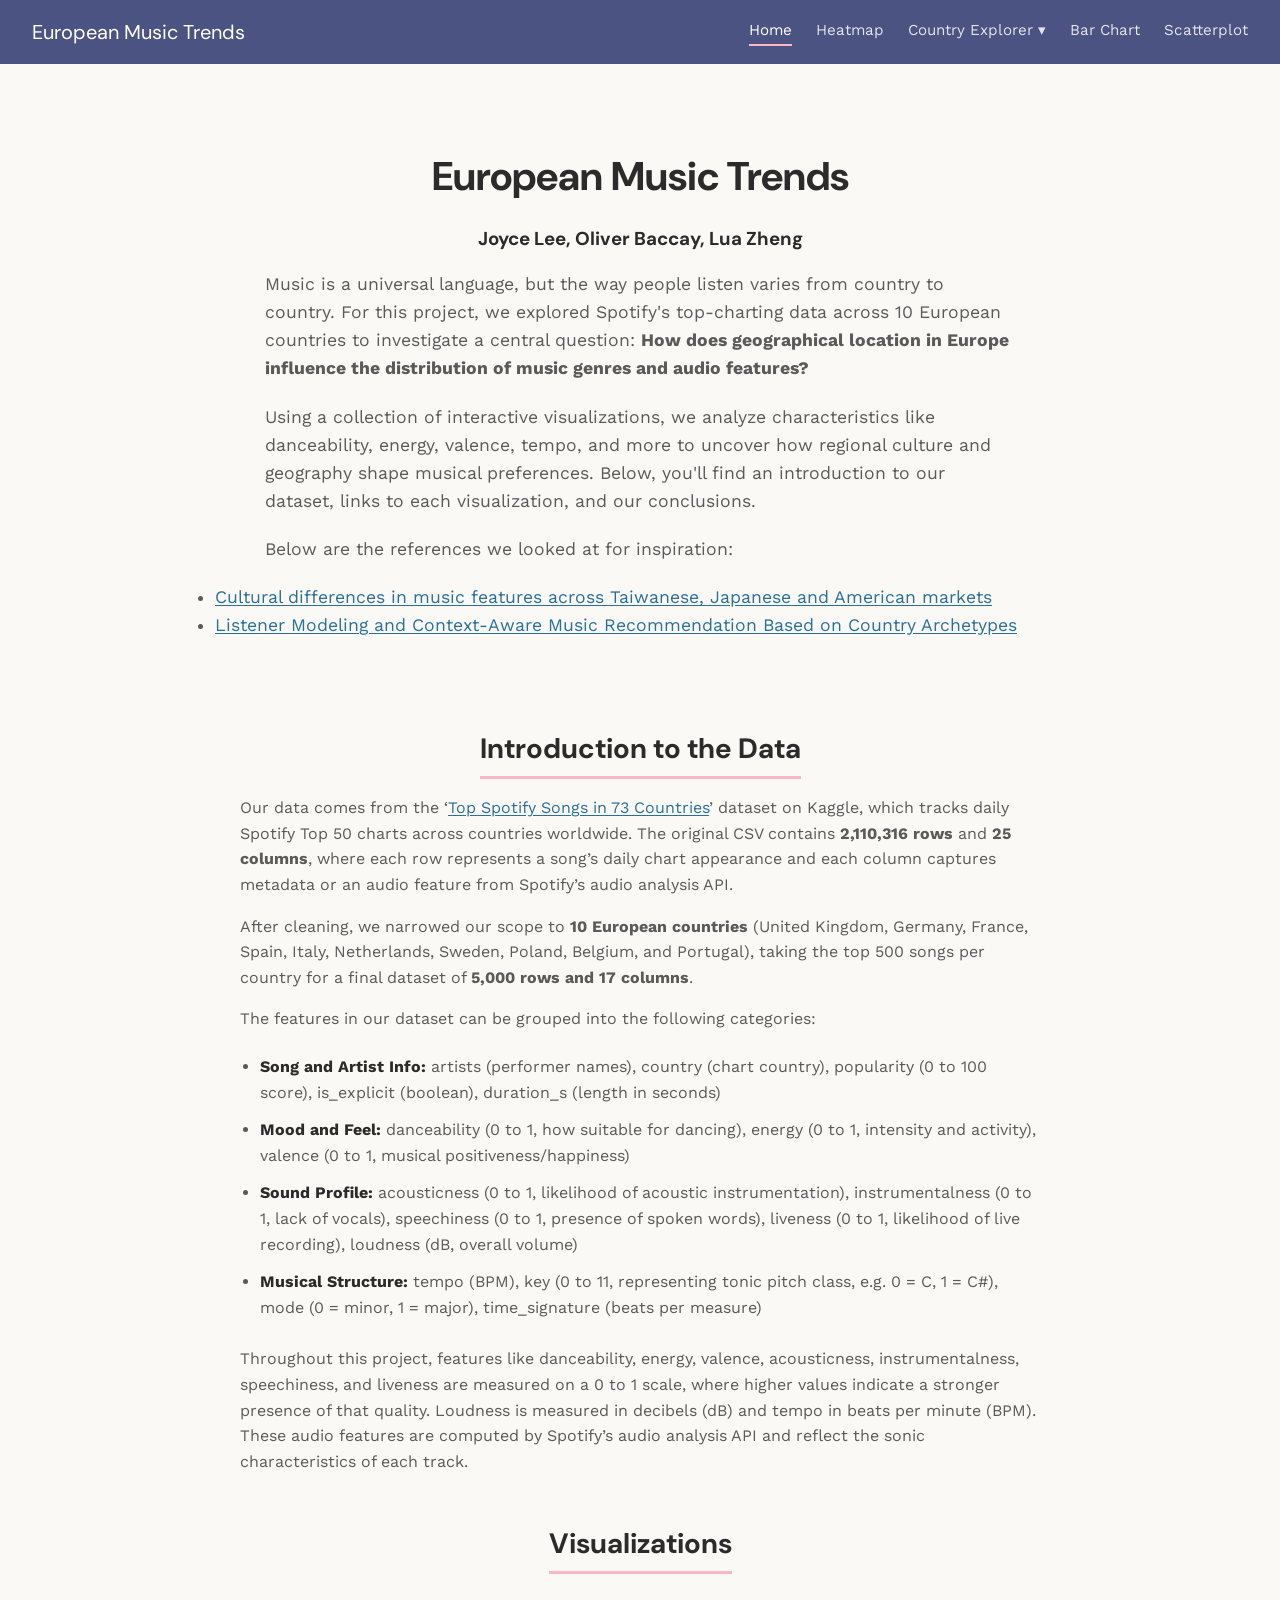
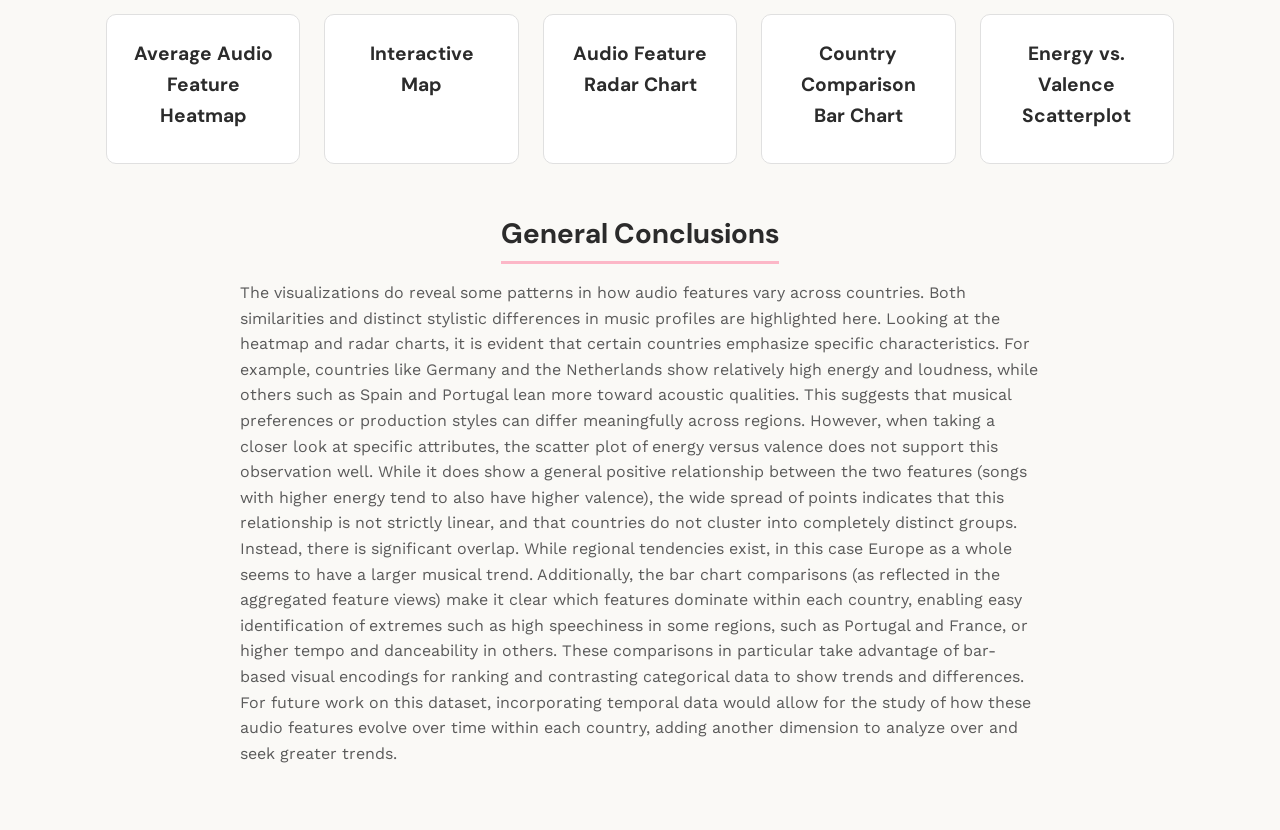
<file: index.html>
<!DOCTYPE html>
<html lang="en">
<head>
  <meta charset="UTF-8">
  <meta name="viewport" content="width=device-width, initial-scale=1.0">
  <title>European Music Trends - DS4200</title>
  <link rel="preconnect" href="https://fonts.googleapis.com">
  <link rel="preconnect" href="https://fonts.gstatic.com" crossorigin>
  <link href="https://fonts.googleapis.com/css2?family=DM+Sans:ital,opsz,wght@0,9..40,100..1000;1,9..40,100..1000&display=swap" rel="stylesheet">
  <link href="https://fonts.googleapis.com/css2?family=DM+Serif+Display&family=Work+Sans:wght@400;500;600&display=swap" rel="stylesheet">
  <link rel="stylesheet" href="styles.css">
</head>
<body>

  <header class="navbar">
    <div class="logo">European Music Trends</div>
    <nav>
      <a href="index.html" class="active">Home</a>
      <a href="heatmap/heatmap.html">Heatmap</a>
      <div class="nav-dropdown">
        <span>Country Explorer ▾</span>
        <div class="nav-dropdown-menu">
          <a href="map/map.html">Map</a>
          <a href="radar/radar.html">Radar</a>
        </div>
      </div>
      <a href="barchart/barchart.html">Bar Chart</a>
      <a href="scatterplot/scatterplot.html">Scatterplot</a>
    </nav>
  </header>

  <section class="hero">
    <div class ="container">
      <h1>European Music Trends</h1>
      <h3>Joyce Lee, Oliver Baccay, Lua Zheng</h3>
    </div>
    <p>
      Music is a universal language, but the way people listen varies from country to country.
      For this project, we explored Spotify's top-charting data across 10 European countries
      to investigate a central question: <strong>How does geographical location in Europe
      influence the distribution of music genres and audio features?</strong>
    </p>
    <p>
      Using a collection of interactive visualizations, we analyze characteristics like
      danceability, energy, valence, tempo, and more to uncover how regional culture
      and geography shape musical preferences. Below, you'll find an introduction to our
      dataset, links to each visualization, and our conclusions.
    </p>
    <p>Below are the references we looked at for inspiration:</p>
    <ul>
      <li><a href="https://peerj.com/articles/cs-642.pdf" target="_blank" class="inline-link">Cultural differences in music features across Taiwanese, Japanese and American markets</a></li>
      <li><a href="https://www.frontiersin.org/journals/artificial-intelligence/articles/10.3389/frai.2020.508725/full" target="_blank" class="inline-link">Listener Modeling and Context-Aware Music Recommendation Based on Country Archetypes</a></li>
    </ul>
  </section>

  <div class="container">

    <section class="section">
      <h2>Introduction to the Data</h2>
      <p>
        Our data comes from the ‘<a href="https://www.kaggle.com/datasets/asaniczka/top-spotify-songs-in-73-countries-daily-updated/data" target="_blank" class="inline-link">Top Spotify Songs in 73 Countries</a>’ dataset on Kaggle, which tracks daily Spotify Top 50 charts across countries worldwide. The original CSV contains <strong>2,110,316 rows</strong> and <strong>25 columns</strong>, where each row represents a song’s daily chart appearance and each column captures metadata or an audio feature from Spotify’s audio analysis API.
      </p>
      <p>
        After cleaning, we narrowed our scope to <strong>10 European countries</strong> (United Kingdom, Germany, France, Spain, Italy, Netherlands, Sweden, Poland, Belgium, and Portugal), taking the top 500 songs per country for a final dataset of <strong>5,000 rows and 17 columns</strong>.
      </p>
      <p>
        The features in our dataset can be grouped into the following categories:
      </p>
      <ul class="feature-group-list">
        <li><strong>Song and Artist Info:</strong> artists (performer names), country (chart country), popularity (0 to 100 score), is_explicit (boolean), duration_s (length in seconds)</li>
        <li><strong>Mood and Feel:</strong> danceability (0 to 1, how suitable for dancing), energy (0 to 1, intensity and activity), valence (0 to 1, musical positiveness/happiness)</li>
        <li><strong>Sound Profile:</strong> acousticness (0 to 1, likelihood of acoustic instrumentation), instrumentalness (0 to 1, lack of vocals), speechiness (0 to 1, presence of spoken words), liveness (0 to 1, likelihood of live recording), loudness (dB, overall volume)</li>
        <li><strong>Musical Structure:</strong> tempo (BPM), key (0 to 11, representing tonic pitch class, e.g. 0 = C, 1 = C#), mode (0 = minor, 1 = major), time_signature (beats per measure)</li>
      </ul>
      <p>
        Throughout this project, features like danceability, energy, valence, acousticness, instrumentalness, speechiness, and liveness are measured on a 0 to 1 scale, where higher values indicate a stronger presence of that quality. Loudness is measured in decibels (dB) and tempo in beats per minute (BPM). These audio features are computed by Spotify’s audio analysis API and reflect the sonic characteristics of each track.
      </p>
    </section>


    <section class="section">
      <h2>Visualizations</h2>
      <div class="visualization-grid">

        <a href="heatmap/heatmap.html" class="visualization-card">
          <h3>Average Audio Feature Heatmap</h3>
        </a>

        <a href="map/map.html" class="visualization-card">
          <h3>Interactive Map</h3>
        </a>

        <a href="radar/radar.html" class="visualization-card">
          <h3>Audio Feature Radar Chart</h3>
        </a>

        <a href="barchart/barchart.html" class="visualization-card">
          <h3>Country Comparison Bar Chart</h3>
        </a>

        <a href="scatterplot/scatterplot.html" class="visualization-card">
          <h3>Energy vs. Valence Scatterplot</h3>
        </a>

      </div>
    </section>

    <section class="section">
      <h2>General Conclusions</h2>
      <p>
The visualizations do reveal some patterns in how audio features vary across countries. Both similarities and distinct stylistic differences in music profiles are highlighted here. Looking at the heatmap and radar charts, it is evident that certain countries emphasize specific characteristics. For example, countries like Germany and the Netherlands show relatively high energy and loudness, while others such as Spain and Portugal lean more toward acoustic qualities. This suggests that musical preferences or production styles can differ meaningfully across regions. 

          However, when taking a closer look at specific attributes, the scatter plot of energy versus valence does not support this observation well. While it does show a general positive relationship between the two features (songs with higher energy tend to also have higher valence), the wide spread of points indicates that this relationship is not strictly linear, and that countries do not cluster into completely distinct groups. Instead, there is significant overlap. While regional tendencies exist, in this case Europe as a whole seems to have a larger musical trend. 

          Additionally, the bar chart comparisons (as reflected in the aggregated feature views) make it clear which features dominate within each country, enabling easy identification of extremes such as high speechiness in some regions, such as Portugal and France, or higher tempo and danceability in others. These comparisons in particular take advantage of bar-based visual encodings for ranking and contrasting categorical data to show trends and differences. 

          For future work on this dataset, incorporating temporal data would allow for the study of how these audio features evolve over time within each country, adding another dimension to analyze over and seek greater trends.
      </p>
    </section>

  </div>



</body>
</html>
</file>
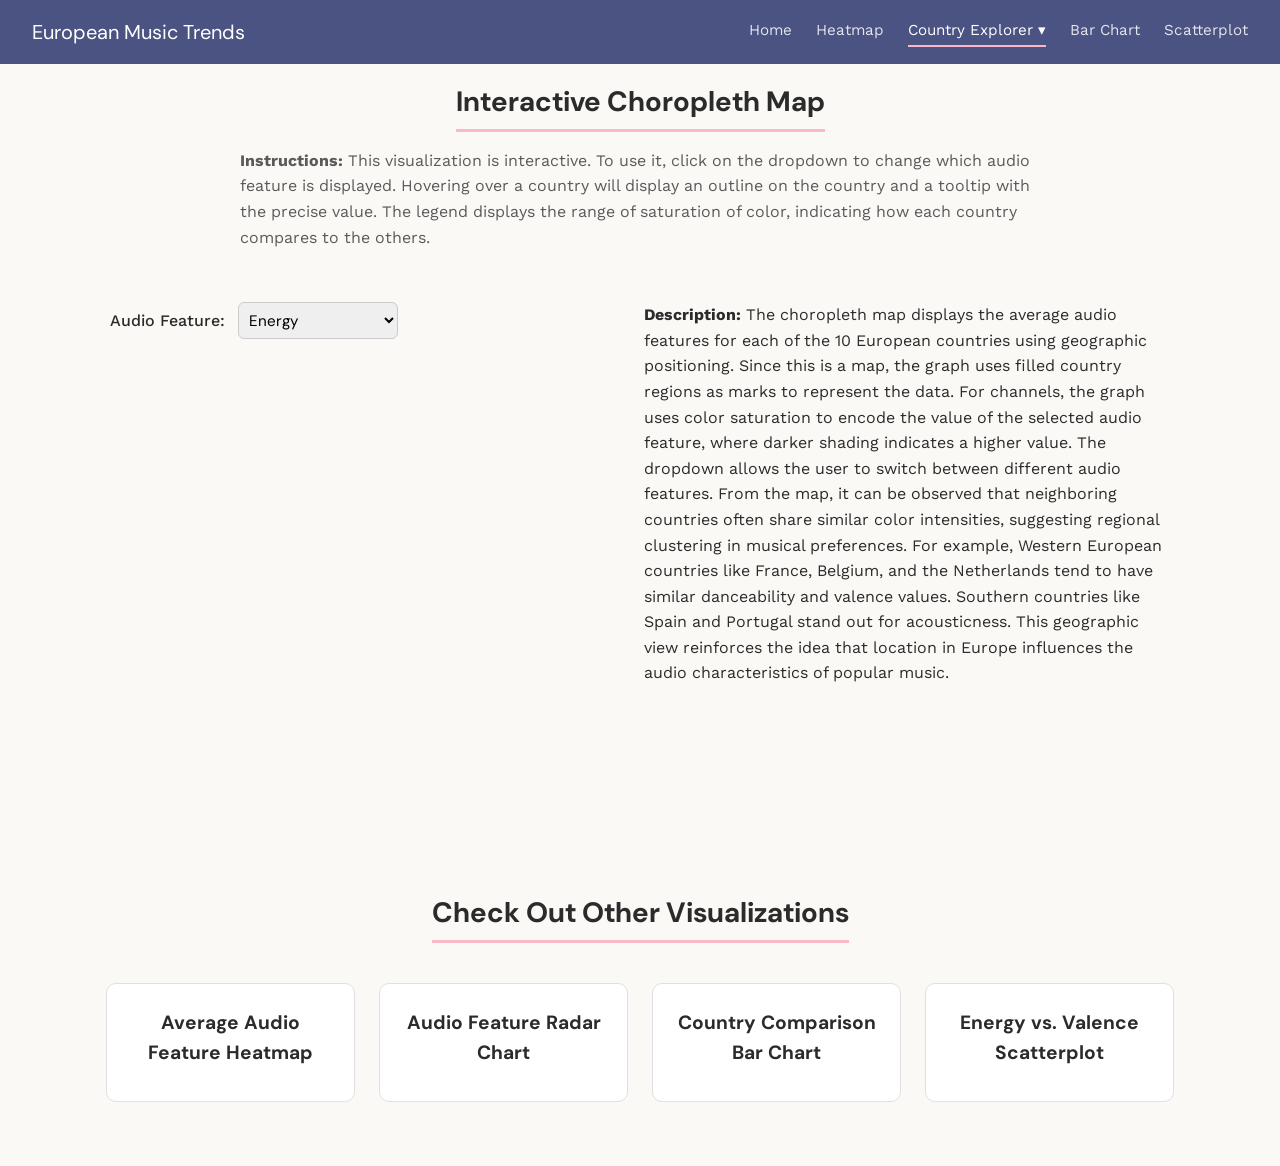
<file: map/map.html>
<!DOCTYPE html>
<html lang="en">
<head>
  <meta charset="UTF-8">
  <meta name="viewport" content="width=device-width, initial-scale=1.0">
  <title>Interactive Map - European Music Trends</title>
  <link rel="preconnect" href="https://fonts.googleapis.com">
  <link rel="preconnect" href="https://fonts.gstatic.com" crossorigin>
  <link href="https://fonts.googleapis.com/css2?family=DM+Sans:ital,opsz,wght@0,9..40,100..1000;1,9..40,100..1000&display=swap" rel="stylesheet">
  <link href="https://fonts.googleapis.com/css2?family=DM+Serif+Display&family=Work+Sans:wght@400;500;600&display=swap" rel="stylesheet">
  <script src="https://d3js.org/d3.v7.min.js"></script>
  <script src="https://d3js.org/topojson.v3.min.js"></script>
  <link rel="stylesheet" href="map.css">
</head>
<body>

  <header class="navbar">
    <div class="logo">European Music Trends</div>
    <nav>
      <a href="../index.html">Home</a>
      <a href="../heatmap/heatmap.html">Heatmap</a>
      <div class="nav-dropdown active">
        <span>Country Explorer ▾</span>
        <div class="nav-dropdown-menu">
          <a href="../map/map.html" class="active">Map</a>
          <a href="../radar/radar.html">Radar</a>
        </div>
      </div>
      <a href="../barchart/barchart.html">Bar Chart</a>
      <a href="../scatterplot/scatterplot.html">Scatterplot</a>
    </nav>
  </header>

  <div class="container">
    <section class="section">
      <h2>Interactive Choropleth Map</h2>
      <p>
        <b>Instructions:</b> This visualization is interactive. To use it, click on the dropdown to change which audio feature
        is displayed. Hovering over a country will display an outline on the country and a tooltip with the precise value. The legend displays the range of saturation of color, indicating how each country compares to the others.
      </p>
    </section>

    <div class="row">
      <div class="column">
        <div class="controls">
          <label for="feature-select">Audio Feature: </label>
          <select id="feature-select">
            <option value="danceability">Danceability</option>
            <option value="energy" selected>Energy</option>
            <option value="valence">Valence</option>
            <option value="acousticness">Acousticness</option>
            <option value="speechiness">Speechiness</option>
            <option value="instrumentalness">Instrumentalness</option>
            <option value="liveness">Liveness</option>
            <option value="tempo">Tempo</option>
            <option value="loudness">Loudness</option>
            <option value="popularity">Popularity</option>
          </select>
        </div>
        <div id="chart"></div>
      </div>
      <div class="column">
        <p><b>Description:</b> The choropleth map displays the average audio features for each of the 10 European countries using geographic positioning. Since this is a map, the graph uses filled country regions as marks to represent the data. For channels, the graph uses color saturation to encode the value of the selected audio feature, where darker shading indicates a higher value. The dropdown allows the user to switch between different audio features. From the map, it can be observed that neighboring countries often share similar color intensities, suggesting regional clustering in musical preferences. For example, Western European countries like France, Belgium, and the Netherlands tend to have similar danceability and valence values. Southern countries like Spain and Portugal stand out for acousticness. This geographic view reinforces the idea that location in Europe influences the audio characteristics of popular music.</p>
      </div>
    </div>

    <section class="section">
      <h2>Check Out Other Visualizations</h2>
      <div class="visualization-grid">
        <a href="../heatmap/heatmap.html" class="visualization-card">
          <h3>Average Audio Feature Heatmap</h3>
        </a>
        <a href="../radar/radar.html" class="visualization-card">
          <h3>Audio Feature Radar Chart</h3>
        </a>
        <a href="../barchart/barchart.html" class="visualization-card">
          <h3>Country Comparison Bar Chart</h3>
        </a>
        <a href="../scatterplot/scatterplot.html" class="visualization-card">
          <h3>Energy vs. Valence Scatterplot</h3>
        </a>
      </div>
    </section>
  </div>

  <script src="script.js"></script>
</body>
</html>
</file>
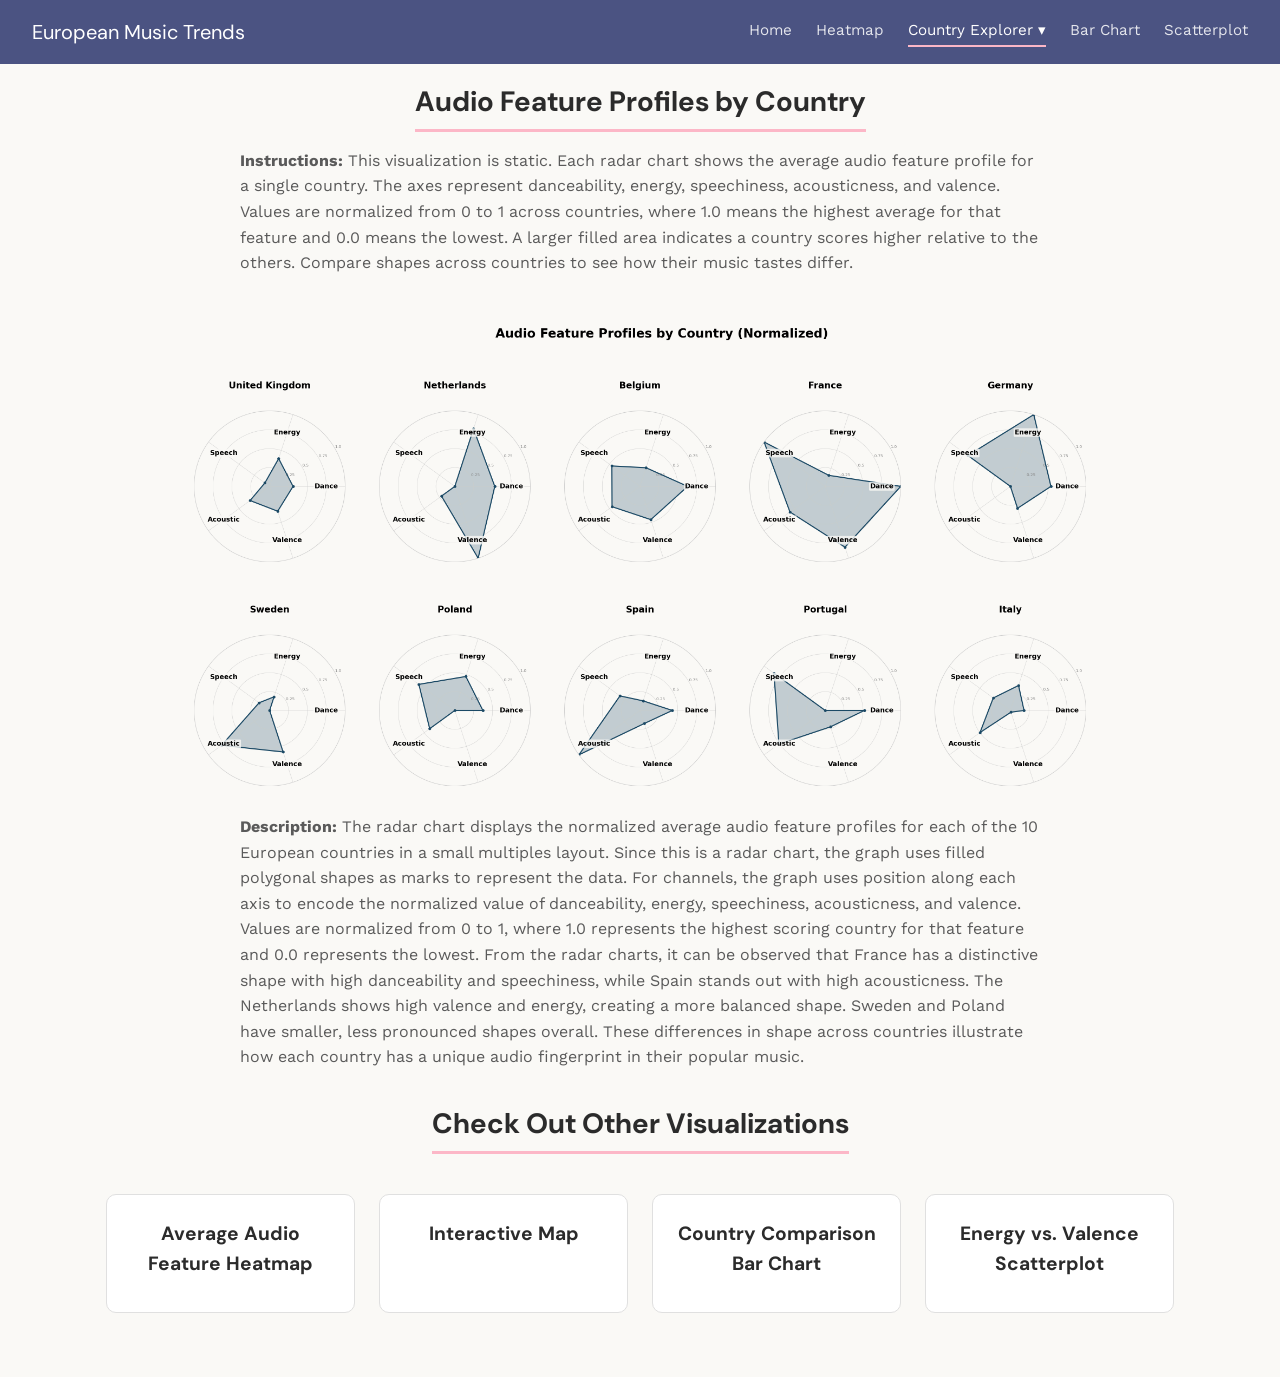
<file: radar/radar.html>
<!DOCTYPE html>
<html lang="en">
<head>
  <meta charset="UTF-8">
  <meta name="viewport" content="width=device-width, initial-scale=1.0">
  <title>Radar Chart | European Music Trends</title>
  <link rel="preconnect" href="https://fonts.googleapis.com">
  <link rel="preconnect" href="https://fonts.gstatic.com" crossorigin>
  <link href="https://fonts.googleapis.com/css2?family=DM+Sans:ital,opsz,wght@0,9..40,100..1000;1,9..40,100..1000&display=swap" rel="stylesheet">
  <link href="https://fonts.googleapis.com/css2?family=DM+Serif+Display&family=Work+Sans:wght@400;500;600&display=swap" rel="stylesheet">
  <link rel="stylesheet" href="radar.css">
</head>
<body>

  <header class="navbar">
    <div class="logo">European Music Trends</div>
    <nav>
      <a href="../index.html">Home</a>
      <a href="../heatmap/heatmap.html">Heatmap</a>
      <div class="nav-dropdown active">
        <span>Country Explorer ▾</span>
        <div class="nav-dropdown-menu">
          <a href="../map/map.html">Map</a>
          <a href="../radar/radar.html" class="active">Radar</a>
        </div>
      </div>
      <a href="../barchart/barchart.html">Bar Chart</a>
      <a href="../scatterplot/scatterplot.html">Scatterplot</a>
    </nav>
  </header>

  <div class="container">
    <section class="section">
      <h2>Audio Feature Profiles by Country</h2>
      <p>
        <b>Instructions:</b> This visualization is static. Each radar chart shows the average audio feature profile for a single country. The axes represent danceability, energy, speechiness, acousticness, and valence. Values are normalized from 0 to 1 across countries, where 1.0 means the highest average for that feature and 0.0 means the lowest. A larger filled area indicates a country scores higher relative to the others. Compare shapes across countries to see how their music tastes differ.
      </p>
    </section>

    <div class="radar-full-width">
      <img src="radar.png" alt="Radar charts of audio feature profiles for 10 European countries" class="radar-image">
    </div>
    <div class="radar-description">
      <p><b>Description:</b> The radar chart displays the normalized average audio feature profiles for each of the 10 European countries in a small multiples layout. Since this is a radar chart, the graph uses filled polygonal shapes as marks to represent the data. For channels, the graph uses position along each axis to encode the normalized value of danceability, energy, speechiness, acousticness, and valence. Values are normalized from 0 to 1, where 1.0 represents the highest scoring country for that feature and 0.0 represents the lowest. From the radar charts, it can be observed that France has a distinctive shape with high danceability and speechiness, while Spain stands out with high acousticness. The Netherlands shows high valence and energy, creating a more balanced shape. Sweden and Poland have smaller, less pronounced shapes overall. These differences in shape across countries illustrate how each country has a unique audio fingerprint in their popular music.</p>
    </div>

    <section class="section">
      <h2>Check Out Other Visualizations</h2>
      <div class="visualization-grid">
        <a href="../heatmap/heatmap.html" class="visualization-card">
          <h3>Average Audio Feature Heatmap</h3>
        </a>
        <a href="../map/map.html" class="visualization-card">
          <h3>Interactive Map</h3>
        </a>
        <a href="../barchart/barchart.html" class="visualization-card">
          <h3>Country Comparison Bar Chart</h3>
        </a>
        <a href="../scatterplot/scatterplot.html" class="visualization-card">
          <h3>Energy vs. Valence Scatterplot</h3>
        </a>
      </div>
    </section>
  </div>

</body>
</html>
</file>
<file: styles.css>
*, *::before, *::after {
  margin: 0;
  padding: 0;
  box-sizing: border-box;
}

body {
  font-family: 'Work Sans', sans-serif;
  background-color: #faf9f6;
  color: #2b2b2b;
  line-height: 1.6;
}

h1, h2, h3 {
  font-family: 'DM Sans', serif;
  color: #2b2b2b;
}

a {
  text-decoration: none;
  color: inherit;
}


.navbar {
  background-color: #4B5382;
  padding: 16px 32px;
  display: flex;
  align-items: center;
  justify-content: space-between;
  position: sticky;
}

.navbar .logo {
  font-family: 'DM Sans', serif;
  font-size: 20px;
  color: #ffffff;
}

.navbar nav {
  display: flex;
  gap: 24px;
  align-items: center;
}

.navbar nav > a {
  color: #ffffff;
  font-size: 15.2px;
  opacity: 0.85;
  transition: opacity 0.2s;
  border-bottom: 2px solid transparent;
  padding-bottom: 2px;
}

.navbar nav > a:hover,
.navbar nav > a.active {
  opacity: 1;
  border-bottom-color: #FCB7C7;
  cursor: pointer;
}

.nav-dropdown {
  position: relative;
}

.nav-dropdown > span {
  color: #ffffff;
  font-size: 15.2px;
  opacity: 0.85;
  cursor: pointer;
  transition: opacity 0.2s;
  border-bottom: 2px solid transparent;
  padding-bottom: 2px;
  display: inline-block;
}

.nav-dropdown:hover > span,
.nav-dropdown.active > span {
  opacity: 1;
  border-bottom-color: #FCB7C7;
}

.nav-dropdown-menu {
  display: none;
  position: absolute;
  top: 100%;
  left: 0;
  padding-top: 6px;
  background: #4B5382;
  border-radius: 0 0 6px 6px;
  box-shadow: 0 4px 12px rgba(0,0,0,0.2);
  min-width: 150px;
}

.nav-dropdown:hover .nav-dropdown-menu {
  display: block;
}

.nav-dropdown-menu a {
  display: block;
  padding: 8px 16px;
  font-size: 14px;
  color: #ffffff;
  opacity: 0.85;
  white-space: nowrap;
  border-bottom: none !important;
}

.nav-dropdown-menu a:hover,
.nav-dropdown-menu a.active {
  opacity: 1;
  background: rgba(255,255,255,0.1);
  border-bottom: none !important;
  padding-bottom: 8px !important;
}

.container {
  max-width: 1100px;
  margin: 0 auto;
  padding: 16px;
  gap: 12px;
}

.row {
  padding-bottom: 24px;
  display: flex;
  gap: 4px;
  align-items: flex-start;
}

.column {
  flex: 1;
  padding: 4px;
}

.row:after {
  content: "";
  display: table;
  clear: both;
}

.hero {
  text-align: center;
  padding: 64px 32px;
}

.hero h1 {
  font-size: 40px;
  margin-bottom: 16px;
}

.hero p {
  font-size: 17.6px;
  color: #5a5a5a;
  max-width: 750px;
  margin: 0 auto 20px;
  text-align: left;
}

.hero ul {
  max-width: 850px;
  margin: 0 auto 8px;
  text-align: left;
  font-size: 17.6px;
  color: #5a5a5a;
}

.section {
  margin-bottom: 48px;
  text-align: center;
}

.section h2 {
  font-size: 28px;
  margin-bottom: 16px;
  border-bottom: 3px solid #FCB7C7;
  display: inline-block;
  padding-bottom: 4px;
}

.section p {
  color: #5a5a5a;
  max-width: 800px;
  margin: 0 auto 16px;
  text-align: left;
}


.inline-link {
  color: #2a6f97;
  text-decoration: underline;
  text-underline-offset: 2px;
}

.inline-link:hover {
  color: #FCB7C7;
  cursor: pointer;
}

.feature-list {
  list-style: none;
  columns: 2;
  gap: 16px;
  margin: 16px 0 24px;
  max-width: 800px;
}

.feature-list li {
  padding: 4.8px 0;
  font-size: 15.2px;
  color: #5a5a5a;
}

.feature-list li strong {
  color: #2b2b2b;
}

.feature-group-list {
  max-width: 800px;
  margin: 12px auto 20px;
  padding-left: 20px;
  text-align: left;
}

.feature-group-list li {
  padding: 6px 0;
  font-size: 16px;
  color: #5a5a5a;
  line-height: 1.6;
}

.feature-group-list li strong {
  color: #2b2b2b;
}

.visualization-grid {
  display: flex;
  justify-content: center;
  gap: 24px;
  margin-top: 24px;
}

.visualization-card {
  flex: 1;
  min-width: 0;
  background: #ffffff;
  border-radius: 10px;
  padding: 24px;
  border: 1px solid #e0e0e0;
  transition: transform 0.2s, box-shadow 0.2s;
}

.visualization-card:hover {
  transform: translateY(-4px);
  box-shadow: 0 6px 20px rgba(0, 0, 0, 0.08);
  cursor: pointer;
}

.visualization-card h3 {
  font-size: 19.2px;
  margin-bottom: 8px;
}

.visualization-card p {
  font-size: 14.4px;
  color: #5a5a5a;
}

button {
  padding: 8px;
  font-family: 'Work Sans', sans-serif;
  color: #ffffff;
  border-radius: 4px;
  background-color: #2a6f97;
}

button:hover {
  background-color: #FCB7C7;
  color: #2b2b2b;
  cursor: pointer;
}
</file>
<file: map/map.css>
@import url('../styles.css');

.controls {
  margin-bottom: 1.5rem;
}

.controls label {
  font-weight: 500;
  margin-right: 0.5rem;
}

.controls select {
  padding: 0.4rem;
  font-family: 'DM Sans', sans-serif;
  font-size: 0.95rem;
  border: 1px solid #ccc;
  border-radius: 6px;
  cursor: pointer;
}

#chart {
  min-height: 500px;
}

#chart svg {
  display: block;
}

.tooltip {
  position: absolute;
  padding: 12px;
  background: white;
  color: black;
  border-radius: 6px;
  pointer-events: none;
  font-size: 0.85rem;
  line-height: 1.5;
}
</file>
<file: radar/radar.css>
@import url('../styles.css');

.radar-full-width {
  text-align: center;
  margin-bottom: 24px;
}

.radar-image {
  max-width: 100%;
  width: 900px;
  height: auto;
  display: block;
  margin: 0 auto;
}

.radar-description {
  max-width: 800px;
  margin: 0 auto 32px;
}

.radar-description p {
  font-size: 16px;
  color: #5a5a5a;
  line-height: 1.6;
  text-align: left;
}
</file>
